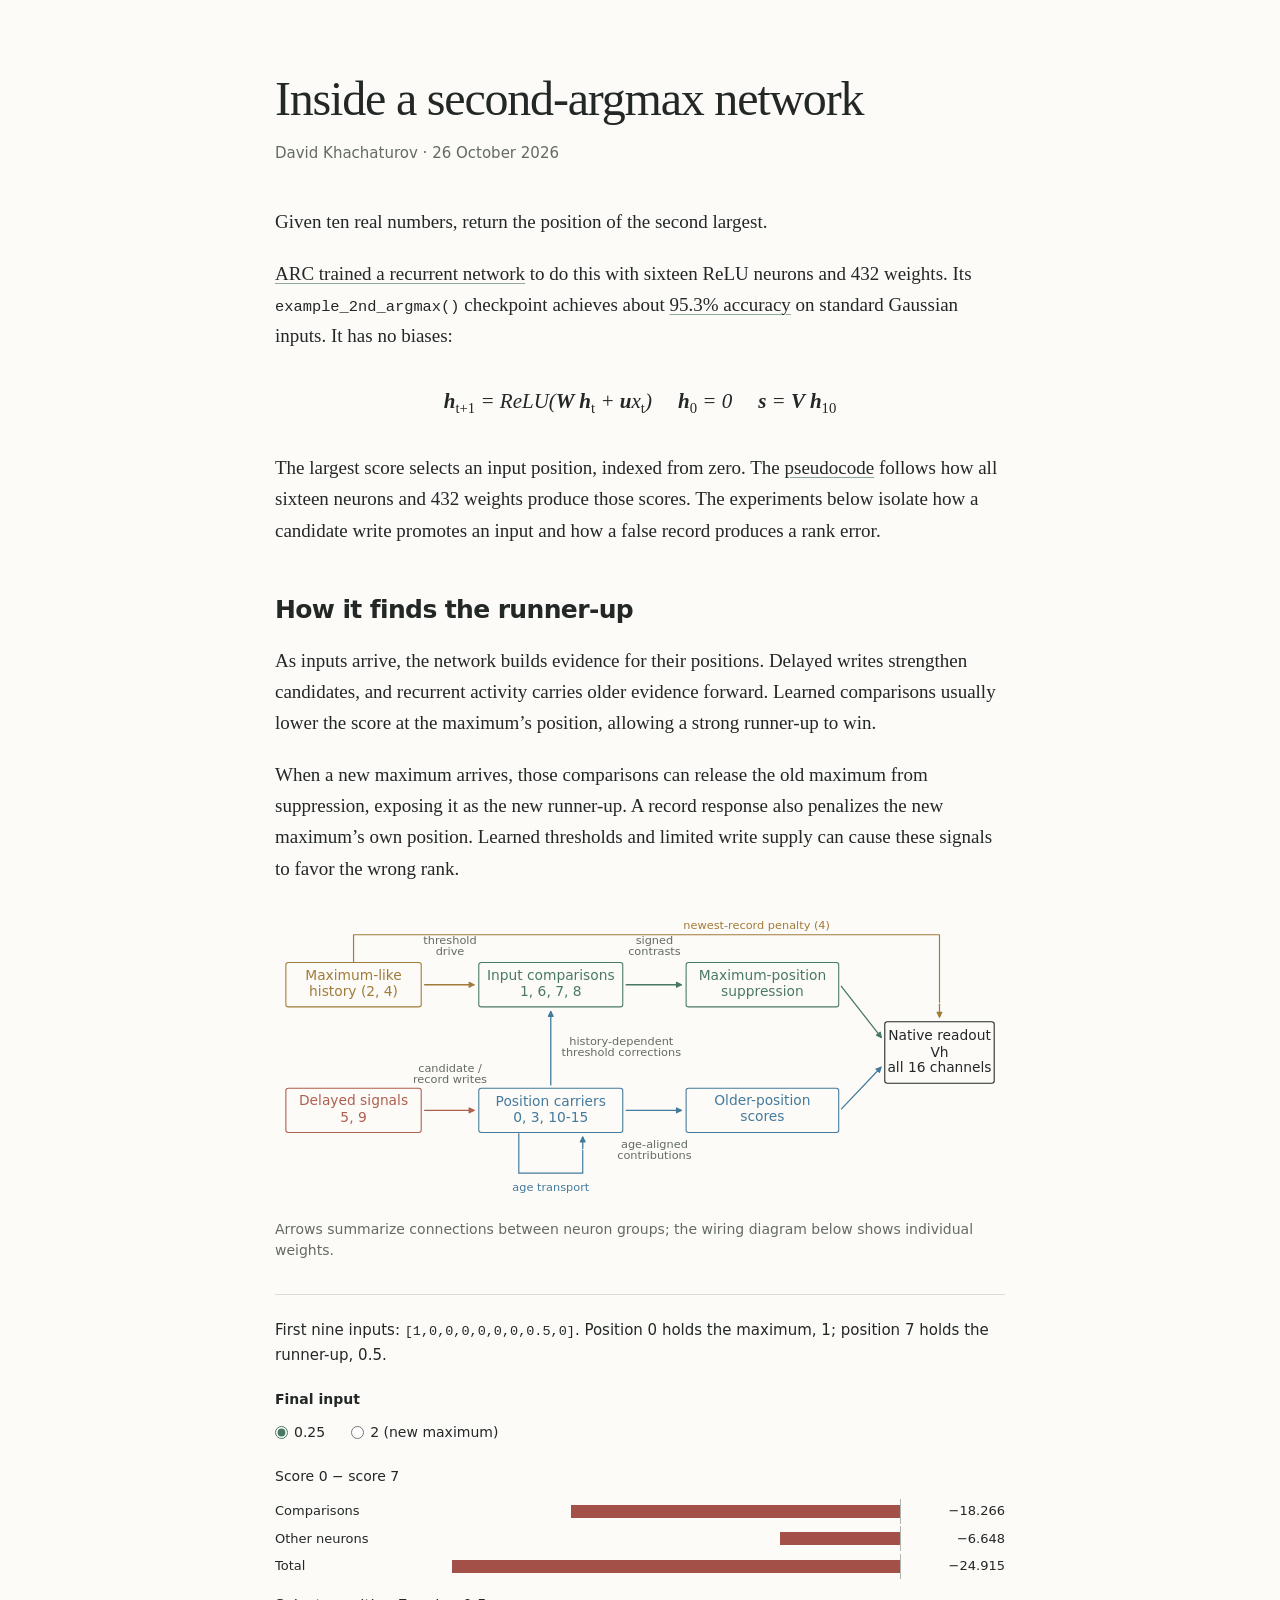
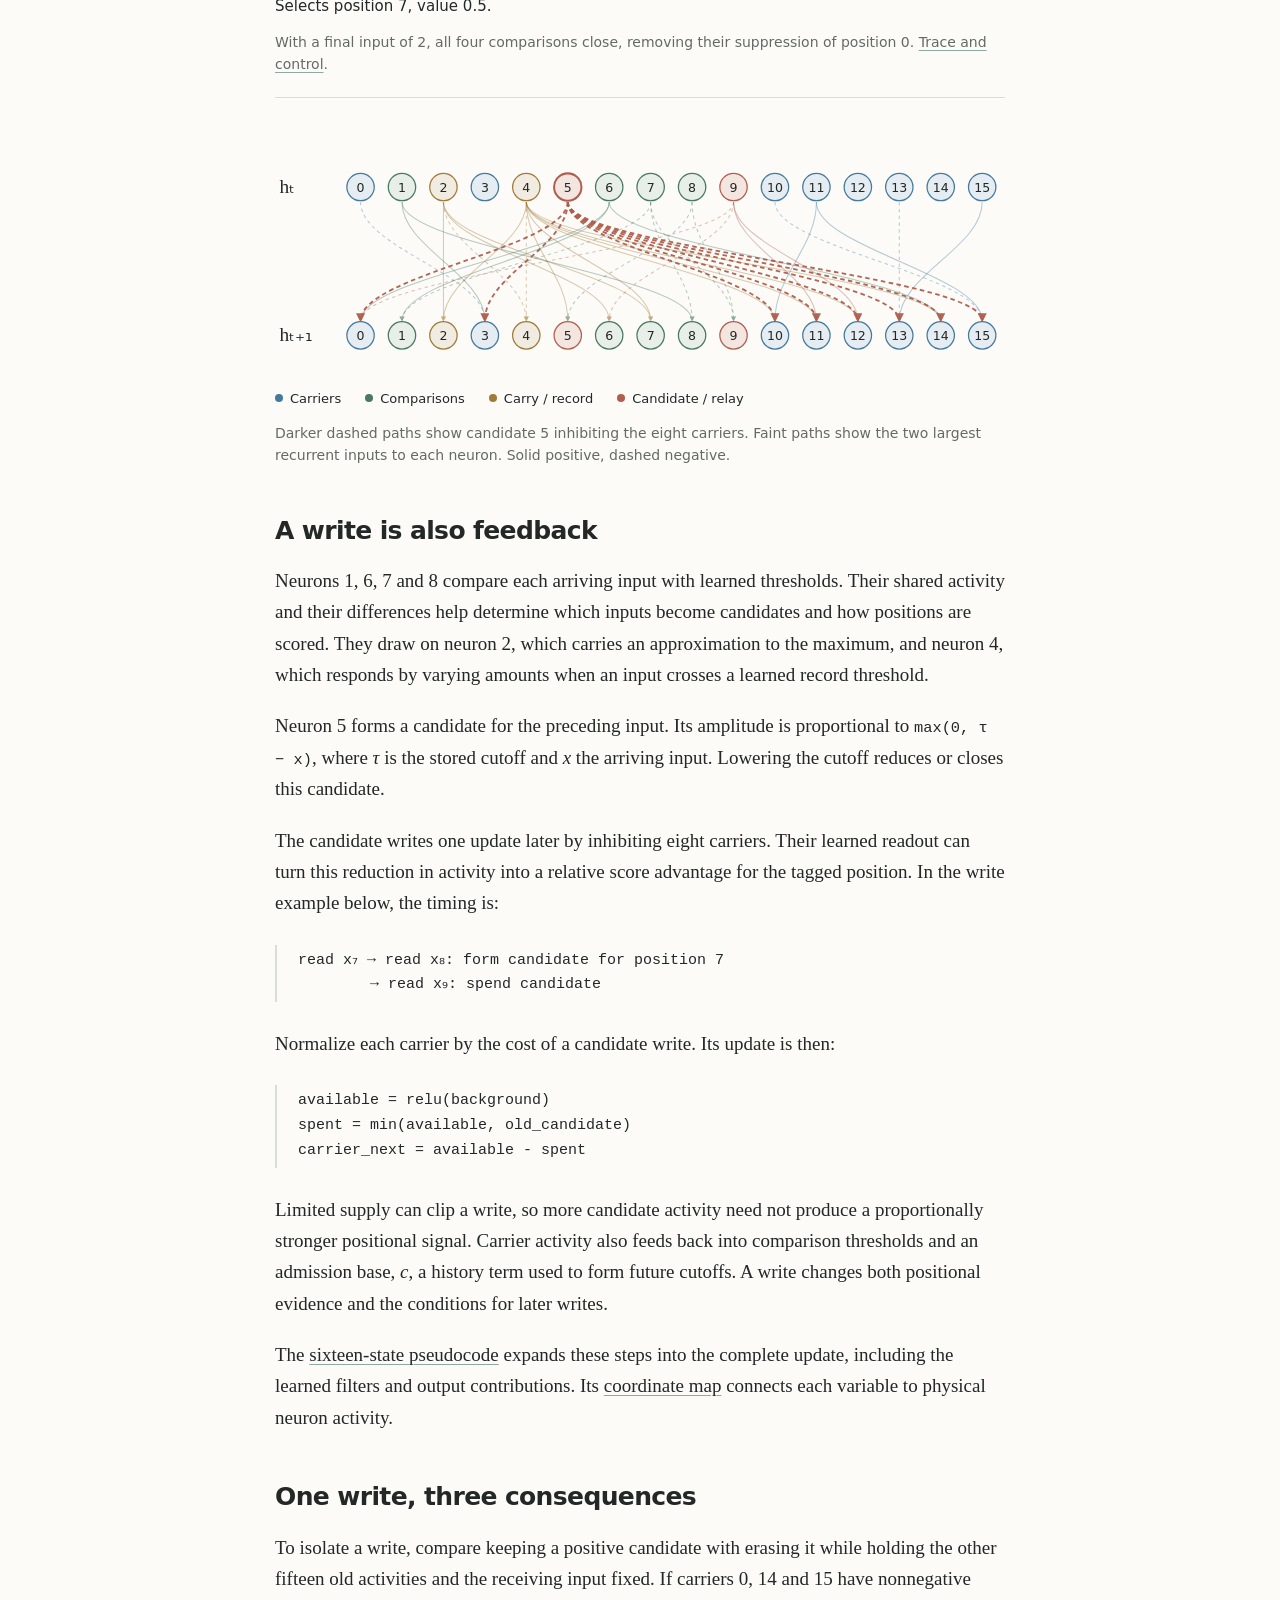
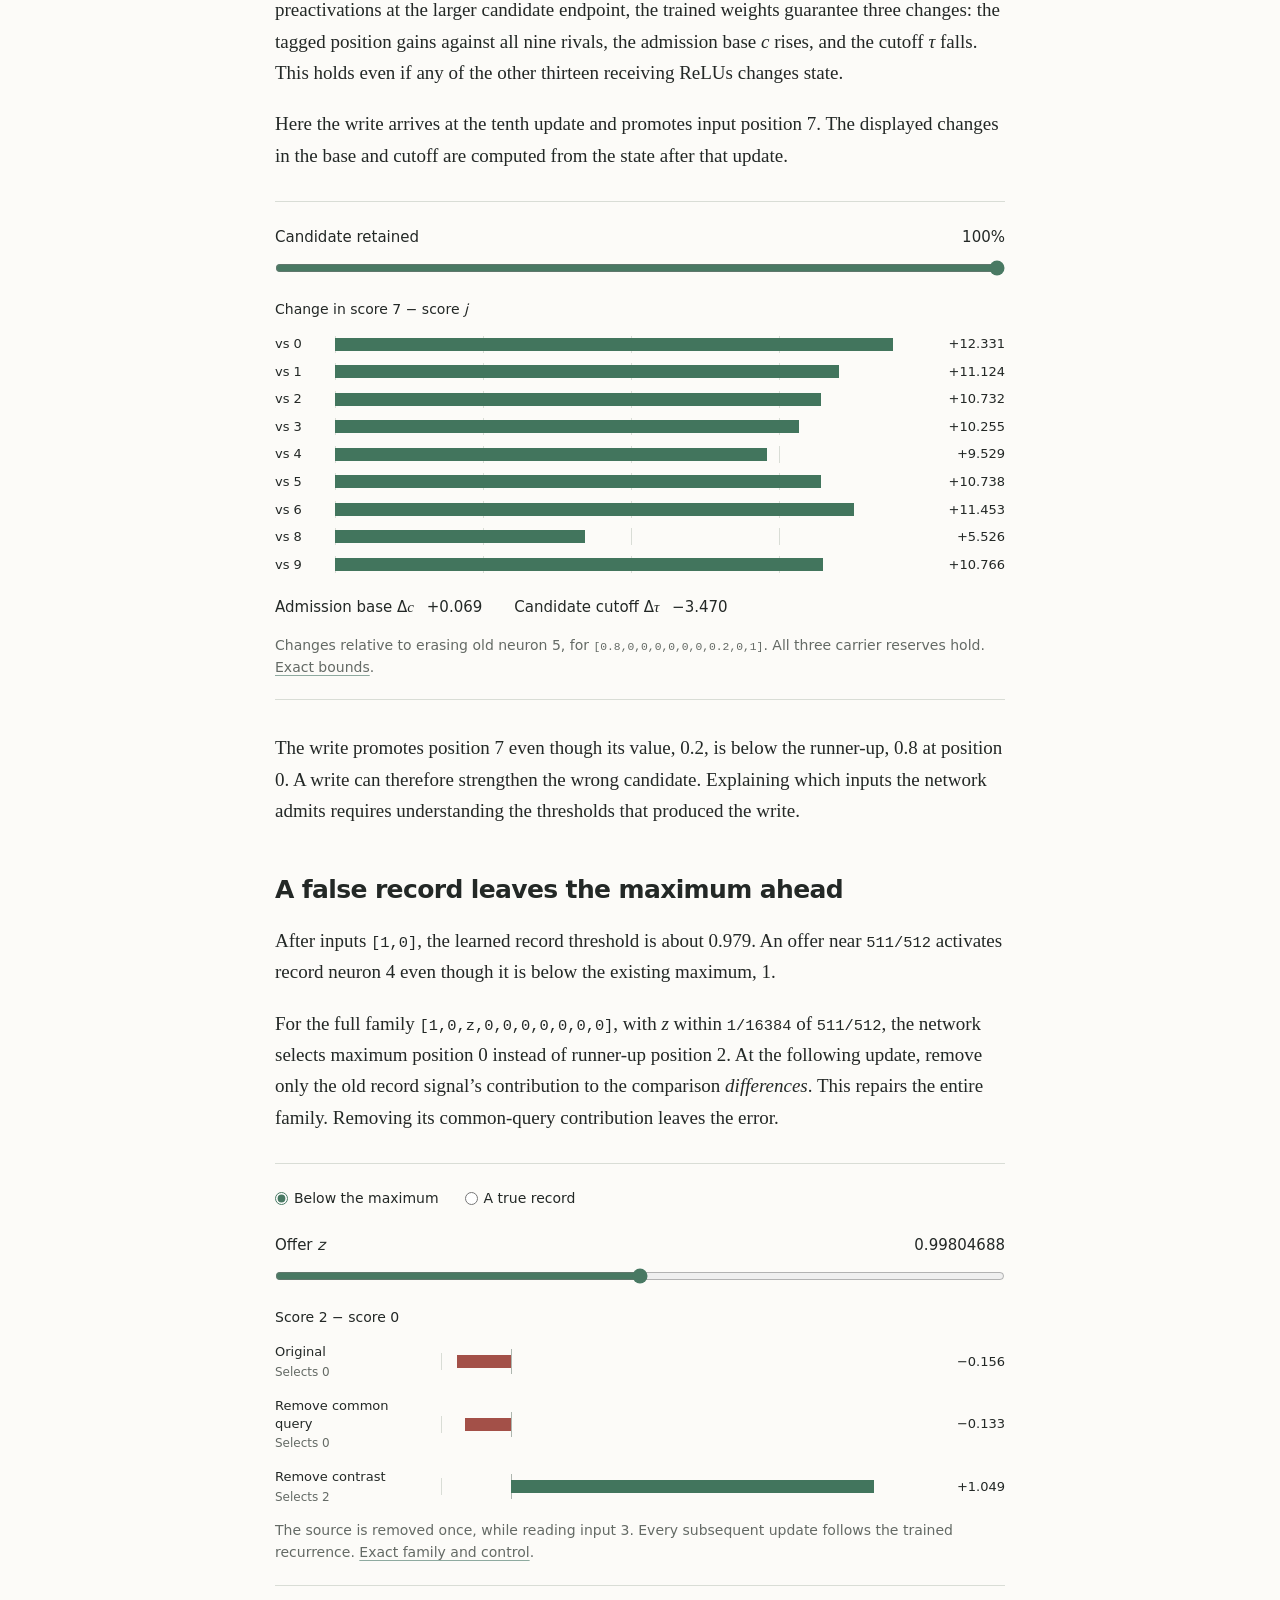
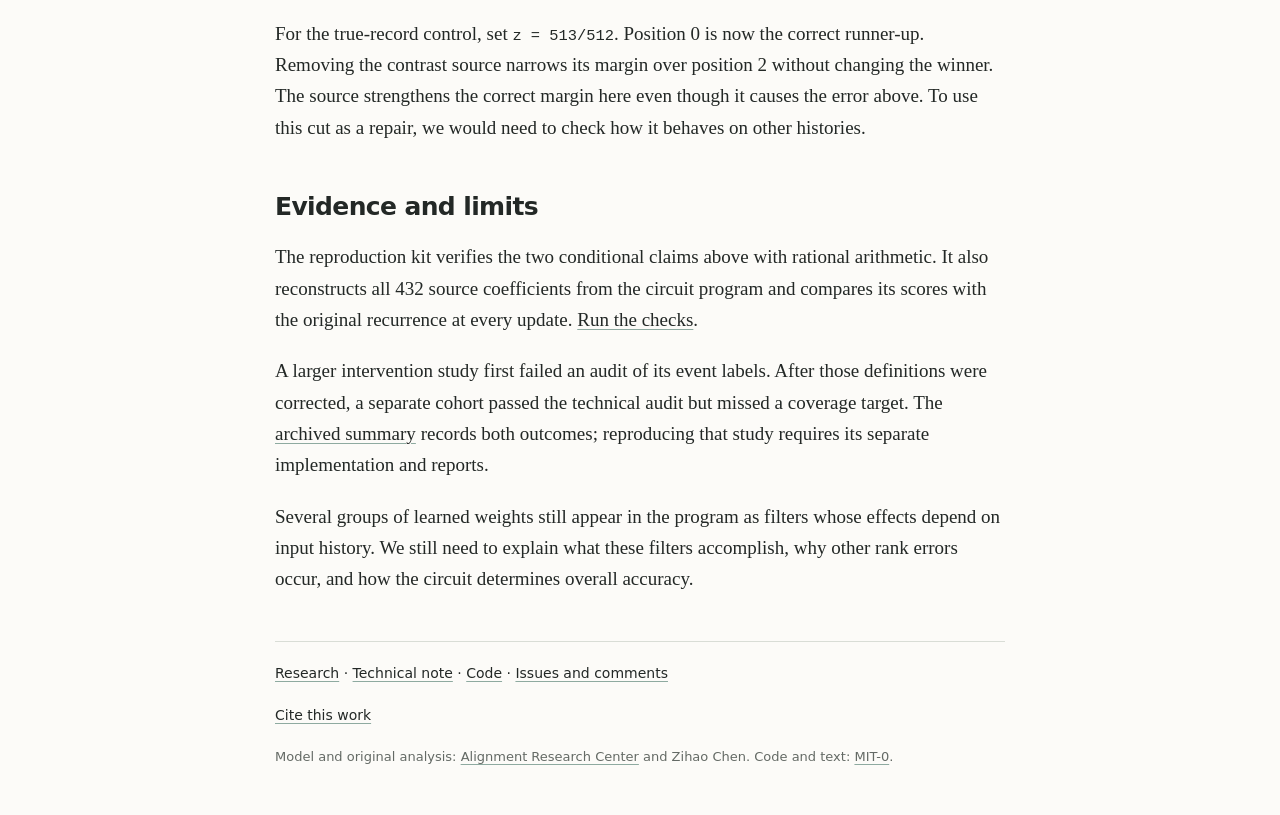
<file: index.html>
<!doctype html>
<html lang="en">
<head>
  <meta charset="utf-8">
  <meta name="viewport" content="width=device-width, initial-scale=1">
  <meta name="description" content="A circuit account of ARC's 432-parameter recurrent network, with two causal experiments and exact conditional proofs.">
  <title>Inside a second-argmax network</title>
  <link rel="canonical" href="https://egoistmachines.com/research/inside-second-argmax/">
  <meta name="author" content="David Khachaturov">
  <meta property="og:type" content="article">
  <meta property="og:title" content="Inside a second-argmax network">
  <meta property="og:description" content="A circuit account of ARC's 432-parameter recurrent network, with two causal experiments and exact conditional proofs.">
  <meta property="og:url" content="https://egoistmachines.com/research/inside-second-argmax/">
  <meta property="article:published_time" content="2026-10-26">
  <link rel="stylesheet" href="assets/style.css?v=4">
  <script type="module" src="assets/article.mjs?v=3"></script>
</head>
<body>
<main>
  <header>
    <h1>Inside a second-argmax network</h1>
    <p class="byline">David Khachaturov · <time datetime="2026-10-26">26 October 2026</time></p>
  </header>

  <p>Given ten real numbers, return the position of the second largest.</p>
  <p><a href="https://www.alignment.org/blog/algzoo-uninterpreted-models-with-fewer-than-1-500-parameters/">ARC trained a recurrent network</a> to do this with sixteen ReLU neurons and 432 weights. Its <code>example_2nd_argmax()</code> checkpoint achieves about <a href="technical.html#accuracy">95.3% accuracy</a> on standard Gaussian inputs. It has no biases:</p>
  <div class="equation" role="math" aria-label="h at t plus one equals ReLU of W h at t plus u x at t. Initial state zero. Scores equal V h after ten inputs.">
    <span><b>h</b><sub>t+1</sub> = ReLU(<b>W h</b><sub>t</sub> + <b>u</b>x<sub>t</sub>)</span>
    <span><b>h</b><sub>0</sub> = 0</span>
    <span><b>s</b> = <b>V h</b><sub>10</sub></span>
  </div>
  <p>The largest score selects an input position, indexed from zero. The <a href="pseudocode.html">pseudocode</a> follows how all sixteen neurons and 432 weights produce those scores. The experiments below isolate how a candidate write promotes an input and how a false record produces a rank error.</p>

  <h2 id="overview">How it finds the runner-up</h2>
  <p>As inputs arrive, the network builds evidence for their positions. Delayed writes strengthen candidates, and recurrent activity carries older evidence forward. Learned comparisons usually lower the score at the maximum’s position, allowing a strong runner-up to win.</p>
  <p>When a new maximum arrives, those comparisons can release the old maximum from suppression, exposing it as the new runner-up. A record response also penalizes the new maximum’s own position. Learned thresholds and limited write supply can cause these signals to favor the wrong rank.</p>

  <figure class="circuit-figure" id="circuit-overview">
    <img src="assets/circuit-overview.svg?v=1" width="741" height="294" alt="Functional routes through the circuit: maximum-like history drives comparisons, delayed signals feed position carriers, and both routes contribute to the output. Carrier history also feeds back into comparison thresholds.">
    <figcaption>Arrows summarize connections between neuron groups; the wiring diagram below shows individual weights.</figcaption>
  </figure>

  <figure class="experiment" id="successful-trace">
    <p class="trace-history">First nine inputs: <code>[1,0,0,0,0,0,0,0.5,0]</code>. Position 0 holds the maximum, 1; position 7 holds the runner-up, 0.5.</p>
    <fieldset class="case-picker">
      <legend>Final input</legend>
      <label><input type="radio" name="trace-case" value="low" checked>0.25</label>
      <label><input type="radio" name="trace-case" value="record">2 (new maximum)</label>
    </fieldset>
    <p class="chart-caption">Score 0 − score 7</p>
    <div id="trace-chart" class="bar-chart trace-chart" aria-label="Comparison, other-neuron and total contributions to score zero minus score seven"></div>
    <p class="trace-result"><output id="trace-selection" aria-live="polite"></output></p>
    <figcaption>With a final input of 2, all four comparisons close, removing their suppression of position 0. <a href="technical.html#record-switch">Trace and control</a>.</figcaption>
    <noscript><p>Final input 0.25 selects position 7; final input 2 selects position 0. Both are correct. <a href="results/successful-trace.json">Recorded scores</a>.</p></noscript>
  </figure>

  <figure class="circuit-figure">
    <img src="assets/recurrent.svg?v=2" width="640" height="220" alt="The sixteen neurons in native order at two consecutive updates. Dark dashed red paths show candidate neuron 5 inhibiting all eight carriers; faint paths show each neuron's two largest incoming recurrent weights.">
    <ul class="legend" aria-label="Neuron roles">
      <li><i class="carrier"></i>Carriers</li>
      <li><i class="comparison"></i>Comparisons</li>
      <li><i class="memory"></i>Carry / record</li>
      <li><i class="candidate"></i>Candidate / relay</li>
    </ul>
    <figcaption>Darker dashed paths show candidate 5 inhibiting the eight carriers. Faint paths show the two largest recurrent inputs to each neuron. Solid positive, dashed negative.</figcaption>
  </figure>

  <h2>A write is also feedback</h2>
  <p>Neurons 1, 6, 7 and 8 compare each arriving input with learned thresholds. Their shared activity and their differences help determine which inputs become candidates and how positions are scored. They draw on neuron 2, which carries an approximation to the maximum, and neuron 4, which responds by varying amounts when an input crosses a learned record threshold.</p>
  <p>Neuron 5 forms a candidate for the preceding input. Its amplitude is proportional to <code>max(0, τ − x)</code>, where <i>τ</i> is the stored cutoff and <i>x</i> the arriving input. Lowering the cutoff reduces or closes this candidate.</p>
  <p>The candidate writes one update later by inhibiting eight carriers. Their learned readout can turn this reduction in activity into a relative score advantage for the tagged position. In the write example below, the timing is:</p>
  <pre><code>read x₇ → read x₈: form candidate for position 7
        → read x₉: spend candidate</code></pre>

  <p>Normalize each carrier by the cost of a candidate write. Its update is then:</p>
  <pre><code>available = relu(background)
spent = min(available, old_candidate)
carrier_next = available - spent</code></pre>
  <p>Limited supply can clip a write, so more candidate activity need not produce a proportionally stronger positional signal. Carrier activity also feeds back into comparison thresholds and an admission base, <i>c</i>, a history term used to form future cutoffs. A write changes both positional evidence and the conditions for later writes.</p>
  <p>The <a href="pseudocode.html">sixteen-state pseudocode</a> expands these steps into the complete update, including the learned filters and output contributions. Its <a href="technical.html#coordinates">coordinate map</a> connects each variable to physical neuron activity.</p>

  <h2>One write, three consequences</h2>
  <p>To isolate a write, compare keeping a positive candidate with erasing it while holding the other fifteen old activities and the receiving input fixed. If carriers 0, 14 and 15 have nonnegative preactivations at the larger candidate endpoint, the trained weights guarantee three changes: the tagged position gains against all nine rivals, the admission base <i>c</i> rises, and the cutoff <i>τ</i> falls. This holds even if any of the other thirteen receiving ReLUs changes state.</p>
  <p>Here the write arrives at the tenth update and promotes input position 7. The displayed changes in the base and cutoff are computed from the state after that update.</p>

  <figure class="experiment" id="write-example">
    <div class="control-line">
      <label for="retention">Candidate retained</label>
      <output id="retention-value" for="retention">100%</output>
    </div>
    <input id="retention" type="range" min="0" max="100" value="100" step="1">
    <p class="chart-caption">Change in score 7 − score <i>j</i></p>
    <div id="write-chart" class="bar-chart" aria-label="Changes in row seven's margin against all nine other outputs"></div>
    <p class="field-readings"><span>Admission base Δ<i>c</i> <output id="base-change"></output></span><span>Candidate cutoff Δ<i>τ</i> <output id="cutoff-change"></output></span></p>
    <figcaption>Changes relative to erasing old neuron 5, for <code>[0.8,0,0,0,0,0,0,0.2,0,1]</code>. All three carrier reserves hold. <a href="technical.html#write-law">Exact bounds</a>.</figcaption>
    <noscript><p>The proof and fixed examples are available in the reproduction kit. JavaScript enables the controls.</p></noscript>
  </figure>

  <p>The write promotes position 7 even though its value, 0.2, is below the runner-up, 0.8 at position 0. A write can therefore strengthen the wrong candidate. Explaining which inputs the network admits requires understanding the thresholds that produced the write.</p>

  <h2>A false record leaves the maximum ahead</h2>
  <p>After inputs <code>[1,0]</code>, the learned record threshold is about 0.979. An offer near <code>511/512</code> activates record neuron 4 even though it is below the existing maximum, 1.</p>
  <p>For the full family <code>[1,0,z,0,0,0,0,0,0,0]</code>, with <i>z</i> within <code>1/16384</code> of <code>511/512</code>, the network selects maximum position 0 instead of runner-up position 2. At the following update, remove only the old record signal’s contribution to the comparison <em>differences</em>. This repairs the entire family. Removing its common-query contribution leaves the error.</p>

  <figure class="experiment" id="record-example">
    <fieldset class="case-picker">
      <legend class="visually-hidden">Offer type</legend>
      <label><input type="radio" name="offer-case" value="false" checked>Below the maximum</label>
      <label><input type="radio" name="offer-case" value="true">A true record</label>
    </fieldset>
    <div class="control-line">
      <label for="offer">Offer <i>z</i></label>
      <output id="offer-value" for="offer">0.99804688</output>
    </div>
    <input id="offer" type="range" min="-1" max="1" value="0" step="0.01">
    <p class="chart-caption" id="record-margin-label">Score 2 − score 0</p>
    <div id="record-chart" class="bar-chart policy-chart" aria-label="Original, common-query-cut and contrast-cut outcomes"></div>
    <figcaption>The source is removed once, while reading input 3. Every subsequent update follows the trained recurrence. <a href="technical.html#false-record">Exact family and control</a>.</figcaption>
  </figure>

  <p>For the true-record control, set <code>z = 513/512</code>. Position 0 is now the correct runner-up. Removing the contrast source narrows its margin over position 2 without changing the winner. The source strengthens the correct margin here even though it causes the error above. To use this cut as a repair, we would need to check how it behaves on other histories.</p>

  <h2>Evidence and limits</h2>
  <p>The reproduction kit verifies the two conditional claims above with rational arithmetic. It also reconstructs all 432 source coefficients from the circuit program and compares its scores with the original recurrence at every update. <a href="technical.html#reproduce">Run the checks</a>.</p>
  <p>A larger intervention study first failed an audit of its event labels. After those definitions were corrected, a separate cohort passed the technical audit but missed a coverage target. The <a href="technical.html#validation">archived summary</a> records both outcomes; reproducing that study requires its separate implementation and reports.</p>
  <p>Several groups of learned weights still appear in the program as filters whose effects depend on input history. We still need to explain what these filters accomplish, why other rank errors occur, and how the circuit determines overall accuracy.</p>

  <footer>
    <p><a href="../">Research</a> · <a href="technical.html">Technical note</a> · <a href="https://github.com/Egoist-Machines/inside-second-argmax">Code</a> · <a href="https://github.com/Egoist-Machines/inside-second-argmax/issues">Issues and comments</a></p>
    <details class="citation" id="citation">
      <summary>Cite this work</summary>
      <pre id="citation-text"><code>@misc{khachaturov2026secondargmax,
  author = {Khachaturov, David},
  title = {Inside a second-argmax network},
  year = {2026},
  date = {2026-10-26},
  howpublished = {Code and research note},
  url = {https://egoistmachines.com/research/inside-second-argmax/}
}</code></pre>
      <button id="copy-citation" type="button">Copy BibTeX</button>
      <a href="CITATION.bib" download>Download</a>
      <span id="citation-status" role="status"></span>
    </details>
    <p class="source-note">Model and original analysis: <a href="https://github.com/alignment-research-center/alg-zoo">Alignment Research Center</a> and Zihao Chen. Code and text: <a href="LICENSE">MIT-0</a>.</p>
  </footer>
</main>
</body>
</html>
</file>
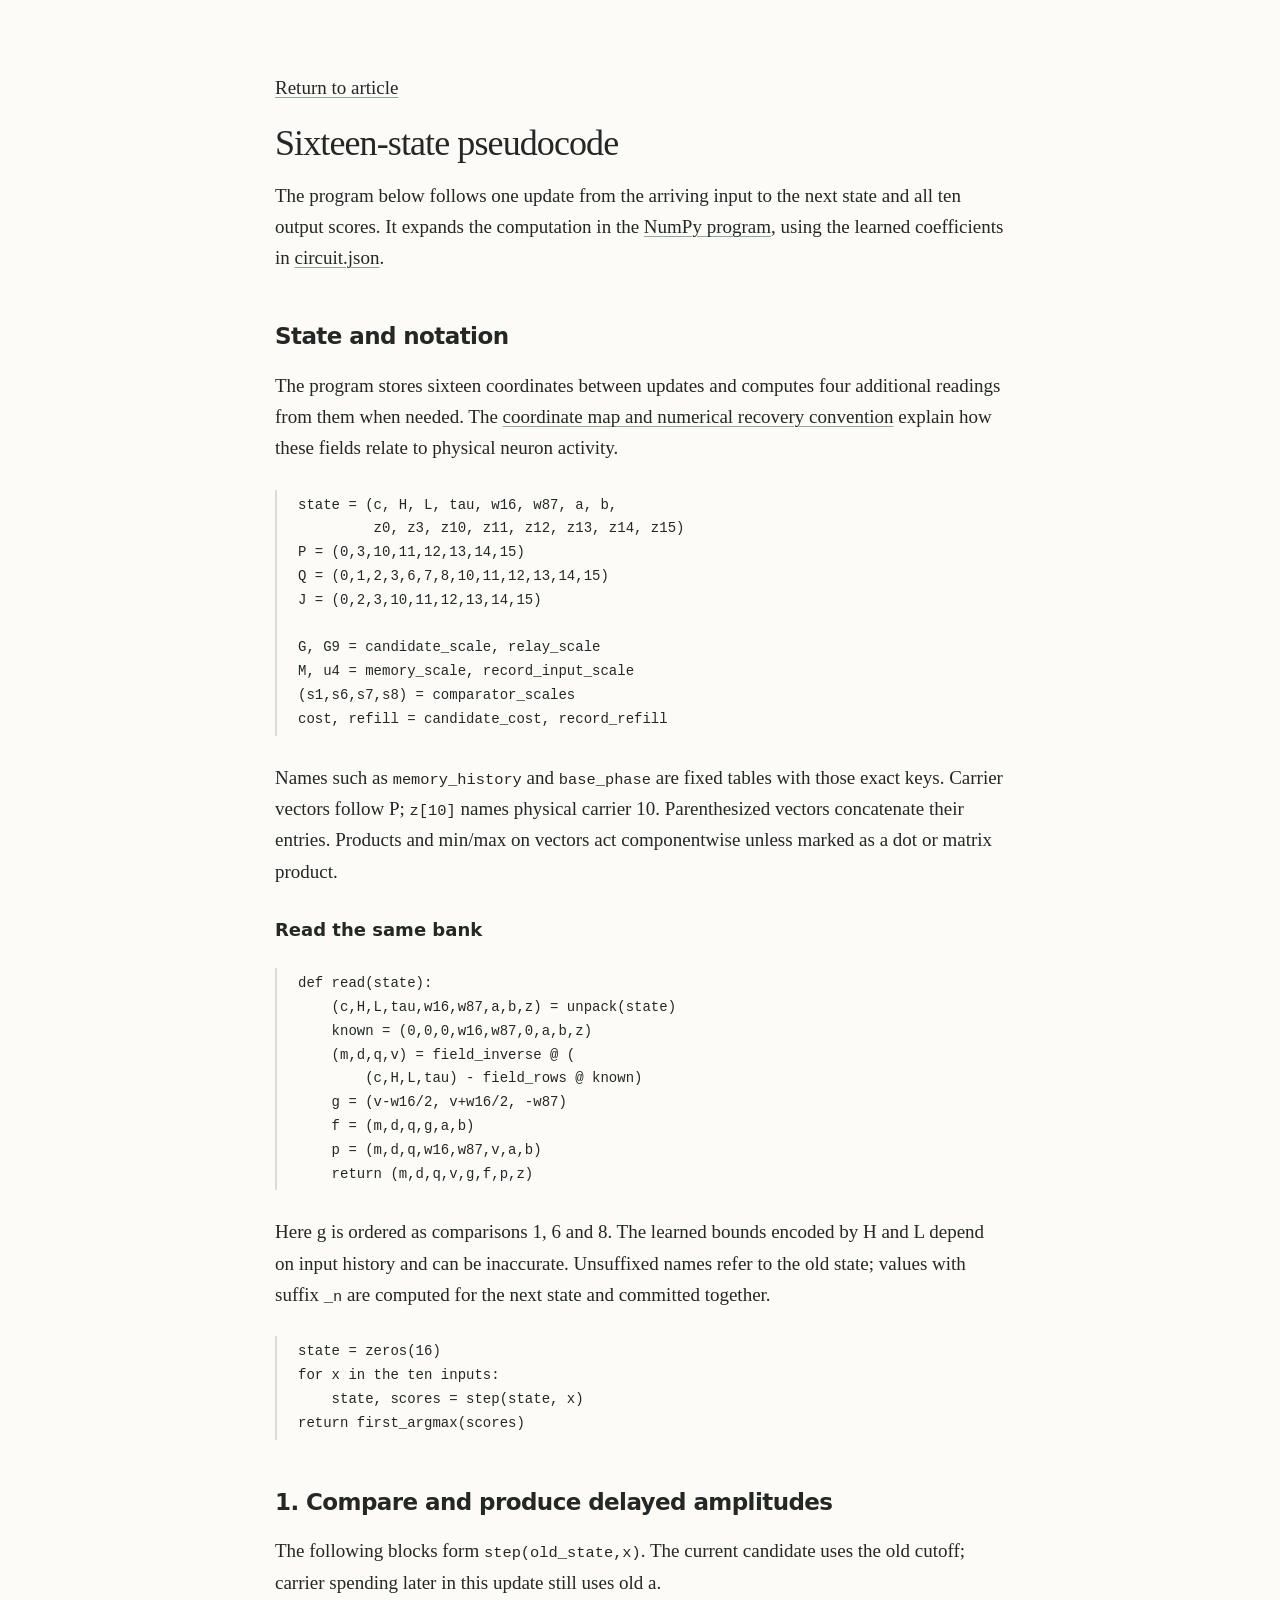
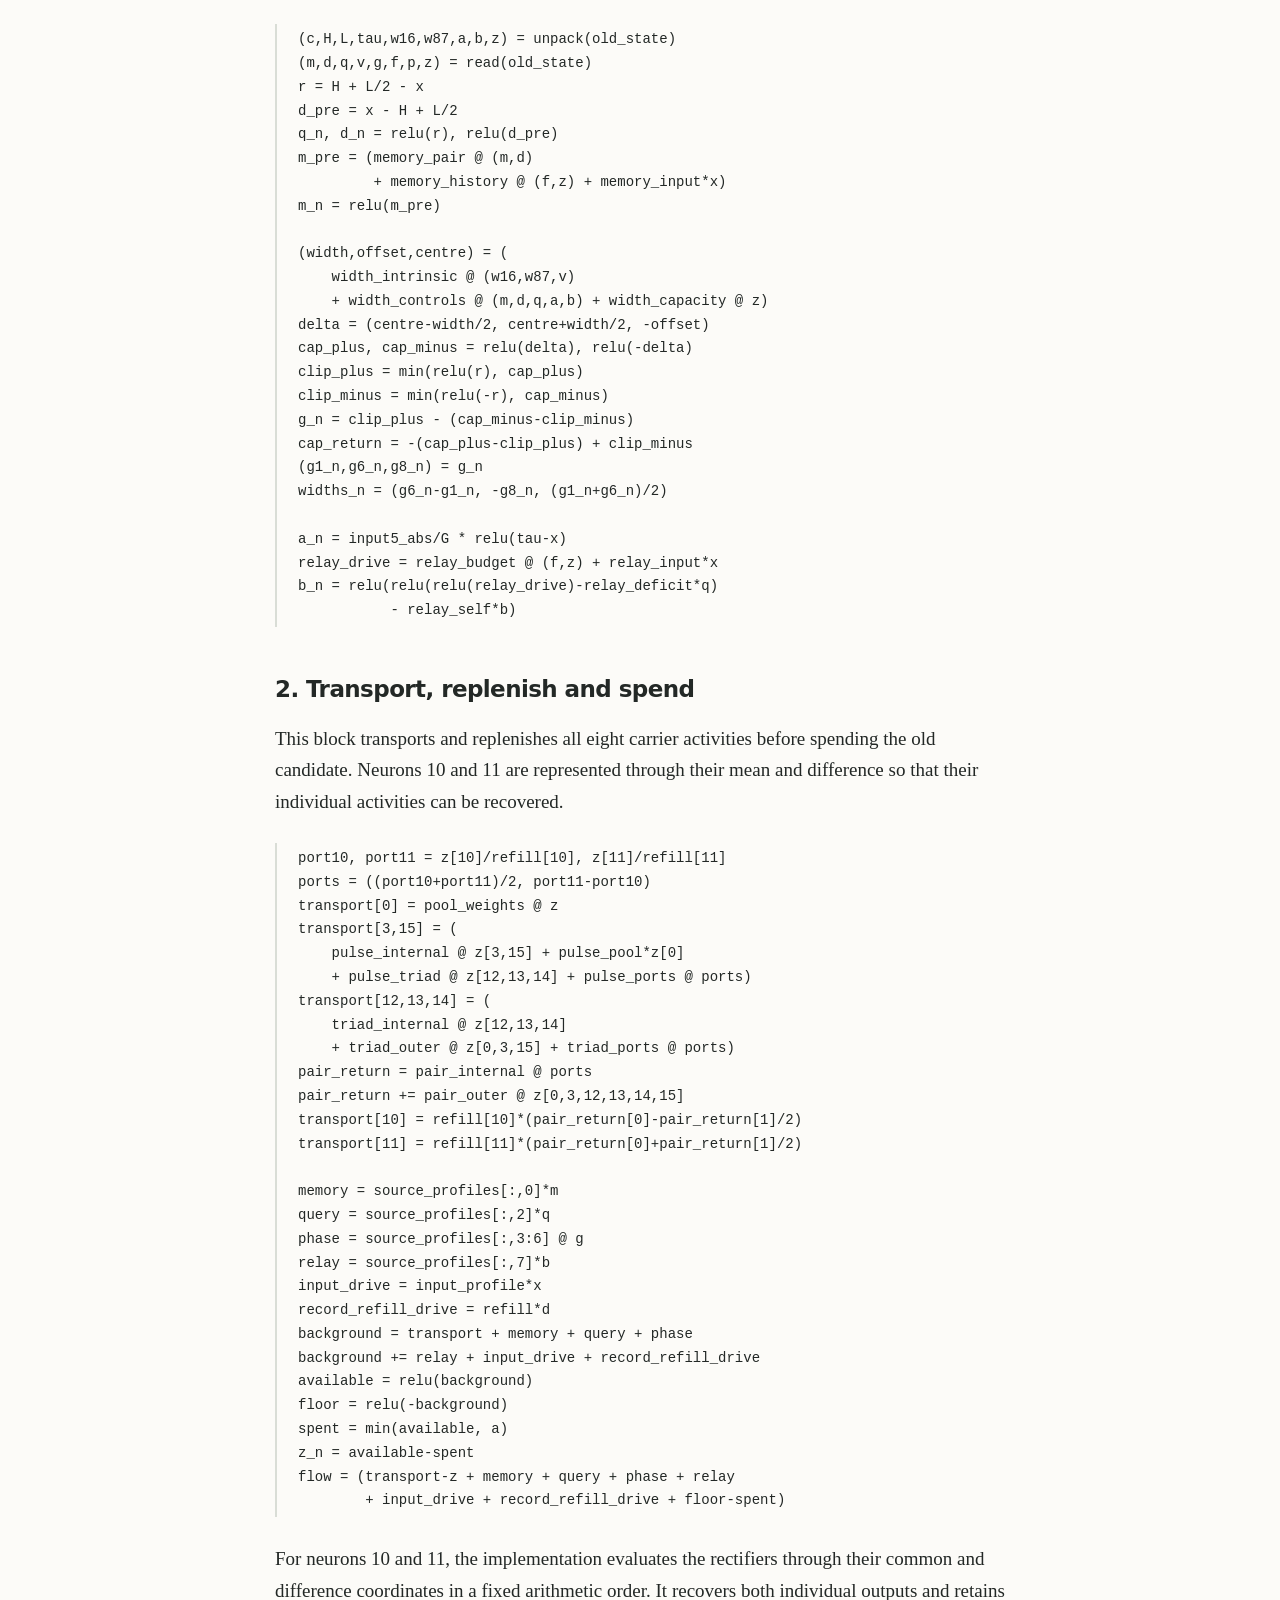
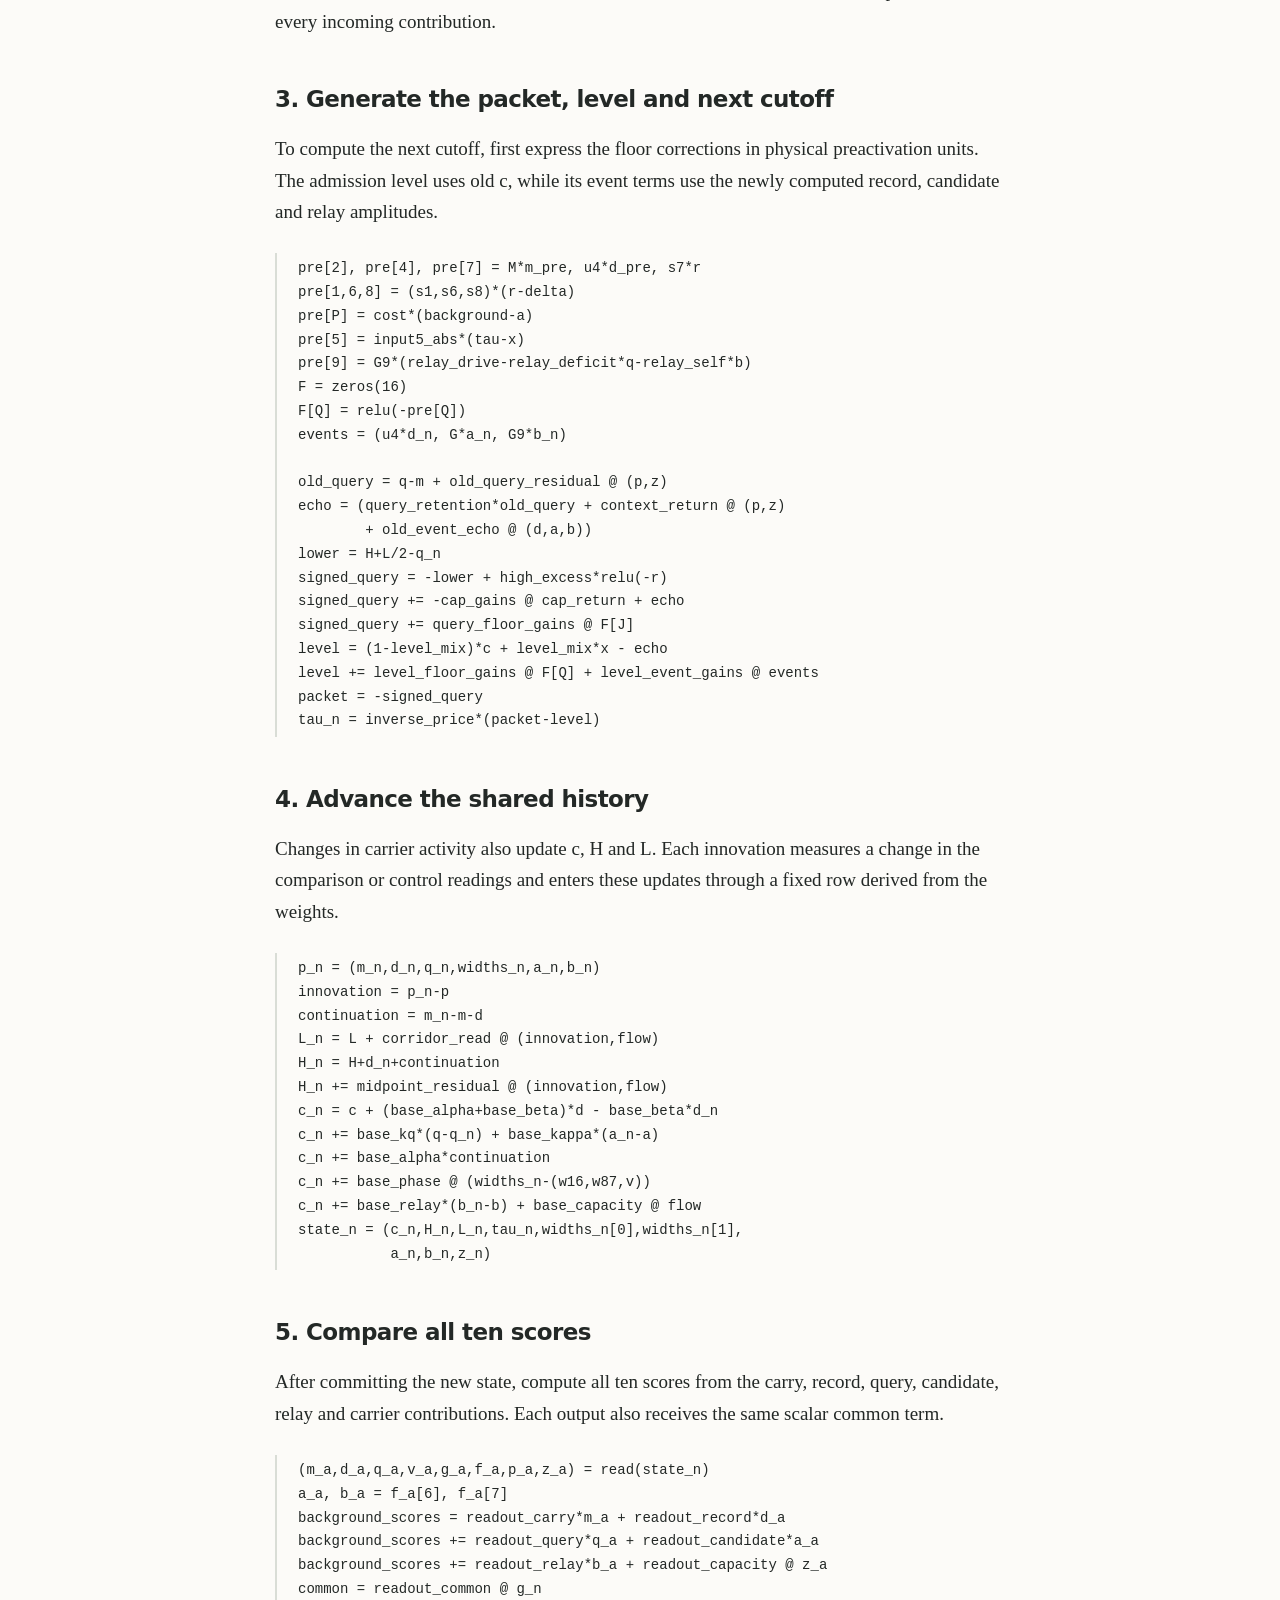
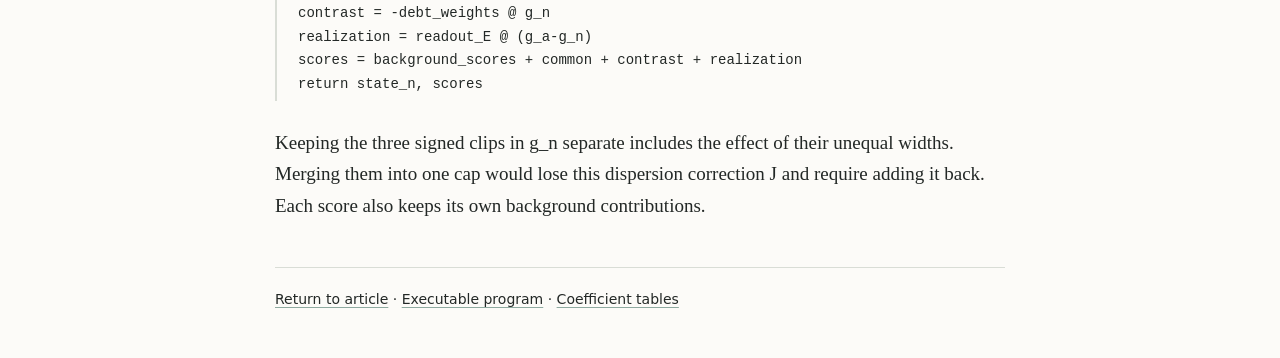
<file: pseudocode.html>
<!doctype html>
<html lang="en">
<head>
  <meta charset="utf-8">
  <meta name="viewport" content="width=device-width, initial-scale=1">
  <meta name="description" content="The full sixteen-state update: comparison, delayed writes, carrier history, admission and all ten scores.">
  <title>Sixteen-state pseudocode</title>
  <link rel="canonical" href="https://egoistmachines.com/research/inside-second-argmax/pseudocode.html">
  <meta name="author" content="David Khachaturov">
  <meta property="og:type" content="article">
  <meta property="og:title" content="Sixteen-state pseudocode">
  <meta property="og:description" content="The full sixteen-state update: comparison, delayed writes, carrier history, admission and all ten scores.">
  <meta property="og:url" content="https://egoistmachines.com/research/inside-second-argmax/pseudocode.html">
  <meta property="article:published_time" content="2026-10-26">
  <link rel="stylesheet" href="assets/style.css?v=4">
</head>
<body>
<main class="technical pseudocode">
  <p><a href="index.html">Return to article</a></p>
  <h1>Sixteen-state pseudocode</h1>
  <p>The program below follows one update from the arriving input to the next state and all ten output scores. It expands the computation in the <a href="reproduce/circuit.py">NumPy program</a>, using the learned coefficients in <a href="results/circuit.json">circuit.json</a>.</p>

  <h2 id="state">State and notation</h2>
  <p>The program stores sixteen coordinates between updates and computes four additional readings from them when needed. The <a href="technical.html#coordinates">coordinate map and numerical recovery convention</a> explain how these fields relate to physical neuron activity.</p>
  <pre><code>state = (c, H, L, tau, w16, w87, a, b,
         z0, z3, z10, z11, z12, z13, z14, z15)
P = (0,3,10,11,12,13,14,15)
Q = (0,1,2,3,6,7,8,10,11,12,13,14,15)
J = (0,2,3,10,11,12,13,14,15)

G, G9 = candidate_scale, relay_scale
M, u4 = memory_scale, record_input_scale
(s1,s6,s7,s8) = comparator_scales
cost, refill = candidate_cost, record_refill</code></pre>
  <p>Names such as <code>memory_history</code> and <code>base_phase</code> are fixed tables with those exact keys. Carrier vectors follow P; <code>z[10]</code> names physical carrier 10. Parenthesized vectors concatenate their entries. Products and min/max on vectors act componentwise unless marked as a dot or matrix product.</p>

  <h3 id="reading">Read the same bank</h3>
  <pre><code>def read(state):
    (c,H,L,tau,w16,w87,a,b,z) = unpack(state)
    known = (0,0,0,w16,w87,0,a,b,z)
    (m,d,q,v) = field_inverse @ (
        (c,H,L,tau) - field_rows @ known)
    g = (v-w16/2, v+w16/2, -w87)
    f = (m,d,q,g,a,b)
    p = (m,d,q,w16,w87,v,a,b)
    return (m,d,q,v,g,f,p,z)</code></pre>
  <p>Here g is ordered as comparisons 1, 6 and 8. The learned bounds encoded by H and L depend on input history and can be inaccurate. Unsuffixed names refer to the old state; values with suffix <code>_n</code> are computed for the next state and committed together.</p>
  <pre><code>state = zeros(16)
for x in the ten inputs:
    state, scores = step(state, x)
return first_argmax(scores)</code></pre>

  <h2 id="compare">1. Compare and produce delayed amplitudes</h2>
  <p>The following blocks form <code>step(old_state,x)</code>. The current candidate uses the old cutoff; carrier spending later in this update still uses old a.</p>
  <pre><code>(c,H,L,tau,w16,w87,a,b,z) = unpack(old_state)
(m,d,q,v,g,f,p,z) = read(old_state)
r = H + L/2 - x
d_pre = x - H + L/2
q_n, d_n = relu(r), relu(d_pre)
m_pre = (memory_pair @ (m,d)
         + memory_history @ (f,z) + memory_input*x)
m_n = relu(m_pre)

(width,offset,centre) = (
    width_intrinsic @ (w16,w87,v)
    + width_controls @ (m,d,q,a,b) + width_capacity @ z)
delta = (centre-width/2, centre+width/2, -offset)
cap_plus, cap_minus = relu(delta), relu(-delta)
clip_plus = min(relu(r), cap_plus)
clip_minus = min(relu(-r), cap_minus)
g_n = clip_plus - (cap_minus-clip_minus)
cap_return = -(cap_plus-clip_plus) + clip_minus
(g1_n,g6_n,g8_n) = g_n
widths_n = (g6_n-g1_n, -g8_n, (g1_n+g6_n)/2)

a_n = input5_abs/G * relu(tau-x)
relay_drive = relay_budget @ (f,z) + relay_input*x
b_n = relu(relu(relu(relay_drive)-relay_deficit*q)
           - relay_self*b)</code></pre>

  <h2 id="carriers">2. Transport, replenish and spend</h2>
  <p>This block transports and replenishes all eight carrier activities before spending the old candidate. Neurons 10 and 11 are represented through their mean and difference so that their individual activities can be recovered.</p>
  <pre><code>port10, port11 = z[10]/refill[10], z[11]/refill[11]
ports = ((port10+port11)/2, port11-port10)
transport[0] = pool_weights @ z
transport[3,15] = (
    pulse_internal @ z[3,15] + pulse_pool*z[0]
    + pulse_triad @ z[12,13,14] + pulse_ports @ ports)
transport[12,13,14] = (
    triad_internal @ z[12,13,14]
    + triad_outer @ z[0,3,15] + triad_ports @ ports)
pair_return = pair_internal @ ports
pair_return += pair_outer @ z[0,3,12,13,14,15]
transport[10] = refill[10]*(pair_return[0]-pair_return[1]/2)
transport[11] = refill[11]*(pair_return[0]+pair_return[1]/2)

memory = source_profiles[:,0]*m
query = source_profiles[:,2]*q
phase = source_profiles[:,3:6] @ g
relay = source_profiles[:,7]*b
input_drive = input_profile*x
record_refill_drive = refill*d
background = transport + memory + query + phase
background += relay + input_drive + record_refill_drive
available = relu(background)
floor = relu(-background)
spent = min(available, a)
z_n = available-spent
flow = (transport-z + memory + query + phase + relay
        + input_drive + record_refill_drive + floor-spent)</code></pre>
  <p>For neurons 10 and 11, the implementation evaluates the rectifiers through their common and difference coordinates in a fixed arithmetic order. It recovers both individual outputs and retains every incoming contribution.</p>

  <h2 id="admission">3. Generate the packet, level and next cutoff</h2>
  <p>To compute the next cutoff, first express the floor corrections in physical preactivation units. The admission level uses old c, while its event terms use the newly computed record, candidate and relay amplitudes.</p>
  <pre><code>pre[2], pre[4], pre[7] = M*m_pre, u4*d_pre, s7*r
pre[1,6,8] = (s1,s6,s8)*(r-delta)
pre[P] = cost*(background-a)
pre[5] = input5_abs*(tau-x)
pre[9] = G9*(relay_drive-relay_deficit*q-relay_self*b)
F = zeros(16)
F[Q] = relu(-pre[Q])
events = (u4*d_n, G*a_n, G9*b_n)

old_query = q-m + old_query_residual @ (p,z)
echo = (query_retention*old_query + context_return @ (p,z)
        + old_event_echo @ (d,a,b))
lower = H+L/2-q_n
signed_query = -lower + high_excess*relu(-r)
signed_query += -cap_gains @ cap_return + echo
signed_query += query_floor_gains @ F[J]
level = (1-level_mix)*c + level_mix*x - echo
level += level_floor_gains @ F[Q] + level_event_gains @ events
packet = -signed_query
tau_n = inverse_price*(packet-level)</code></pre>

  <h2 id="history">4. Advance the shared history</h2>
  <p>Changes in carrier activity also update c, H and L. Each innovation measures a change in the comparison or control readings and enters these updates through a fixed row derived from the weights.</p>
  <pre><code>p_n = (m_n,d_n,q_n,widths_n,a_n,b_n)
innovation = p_n-p
continuation = m_n-m-d
L_n = L + corridor_read @ (innovation,flow)
H_n = H+d_n+continuation
H_n += midpoint_residual @ (innovation,flow)
c_n = c + (base_alpha+base_beta)*d - base_beta*d_n
c_n += base_kq*(q-q_n) + base_kappa*(a_n-a)
c_n += base_alpha*continuation
c_n += base_phase @ (widths_n-(w16,w87,v))
c_n += base_relay*(b_n-b) + base_capacity @ flow
state_n = (c_n,H_n,L_n,tau_n,widths_n[0],widths_n[1],
           a_n,b_n,z_n)</code></pre>

  <h2 id="head">5. Compare all ten scores</h2>
  <p>After committing the new state, compute all ten scores from the carry, record, query, candidate, relay and carrier contributions. Each output also receives the same scalar common term.</p>
  <pre><code>(m_a,d_a,q_a,v_a,g_a,f_a,p_a,z_a) = read(state_n)
a_a, b_a = f_a[6], f_a[7]
background_scores = readout_carry*m_a + readout_record*d_a
background_scores += readout_query*q_a + readout_candidate*a_a
background_scores += readout_relay*b_a + readout_capacity @ z_a
common = readout_common @ g_n
contrast = -debt_weights @ g_n
realization = readout_E @ (g_a-g_n)
scores = background_scores + common + contrast + realization
return state_n, scores</code></pre>
  <p>Keeping the three signed clips in g_n separate includes the effect of their unequal widths. Merging them into one cap would lose this dispersion correction J and require adding it back. Each score also keeps its own background contributions.</p>

  <footer><p><a href="index.html">Return to article</a> · <a href="reproduce/circuit.py">Executable program</a> · <a href="results/circuit.json">Coefficient tables</a></p></footer>
</main>
</body>
</html>
</file>
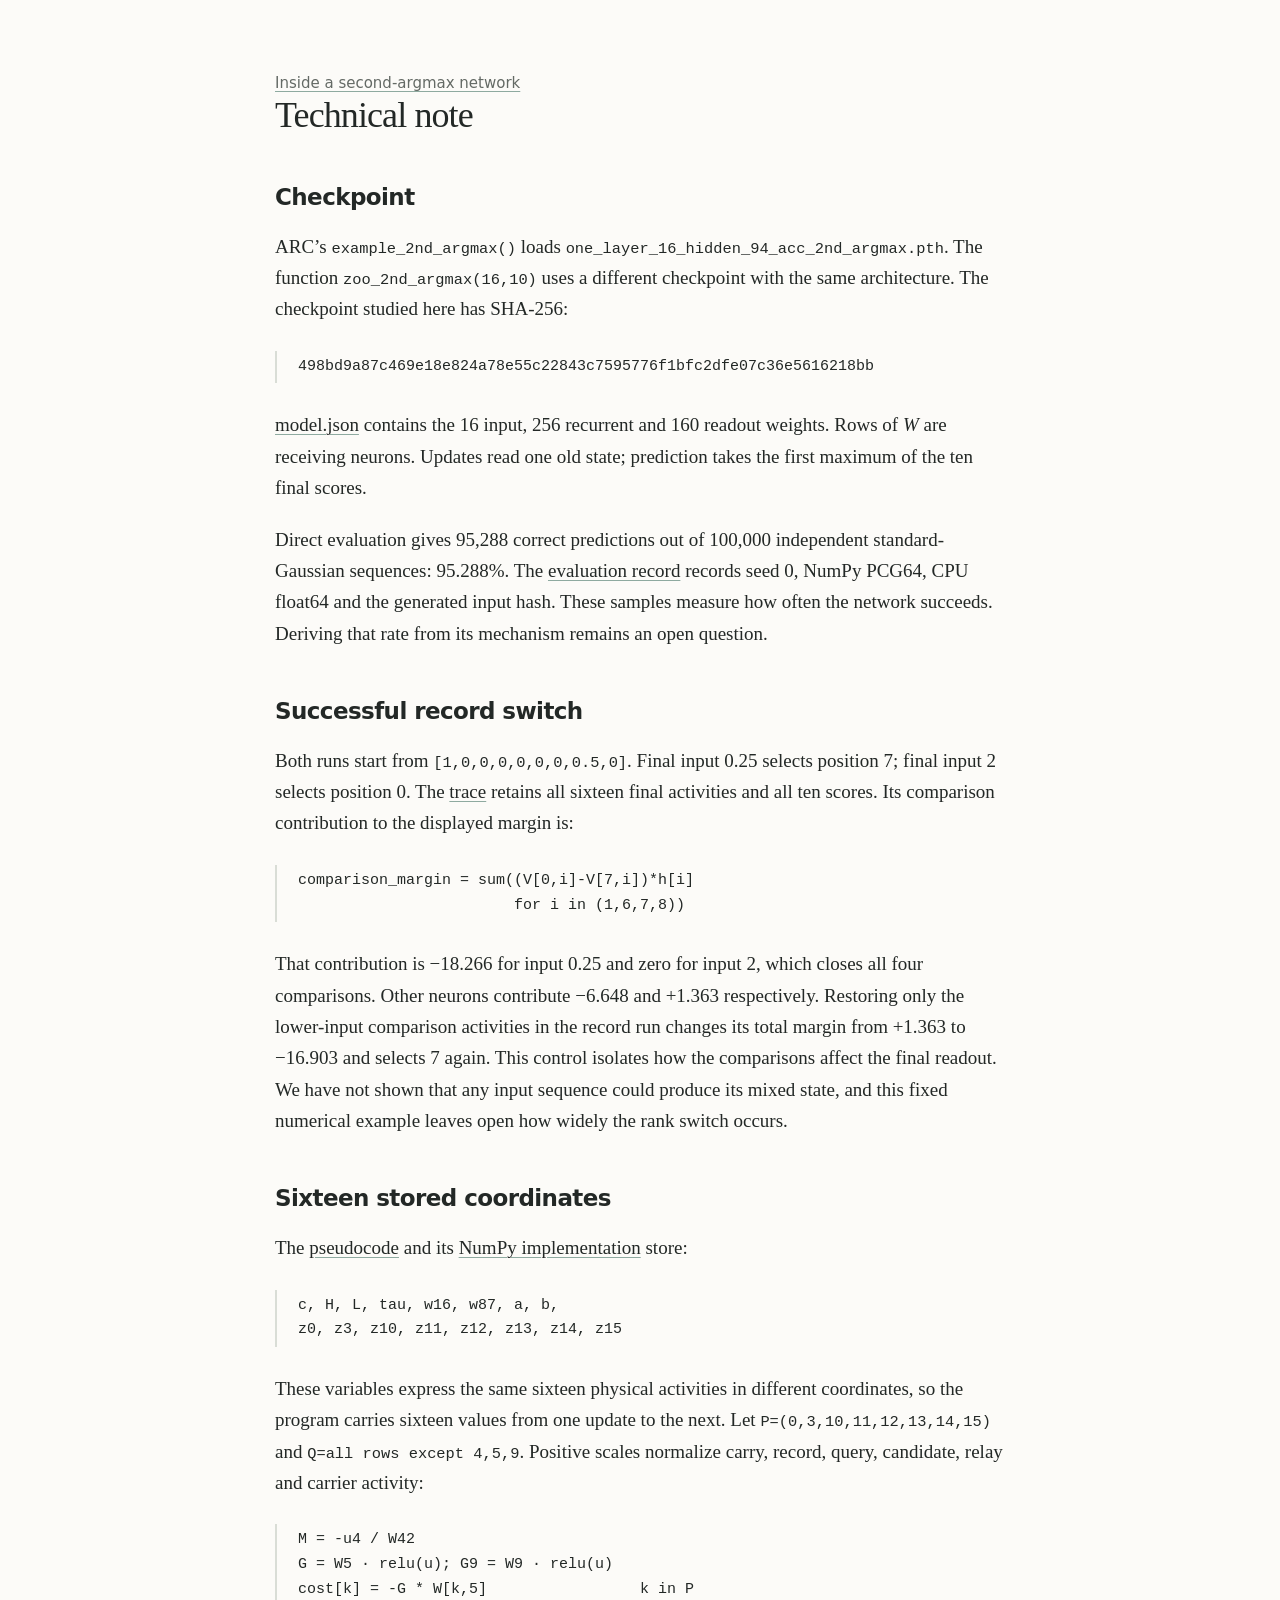
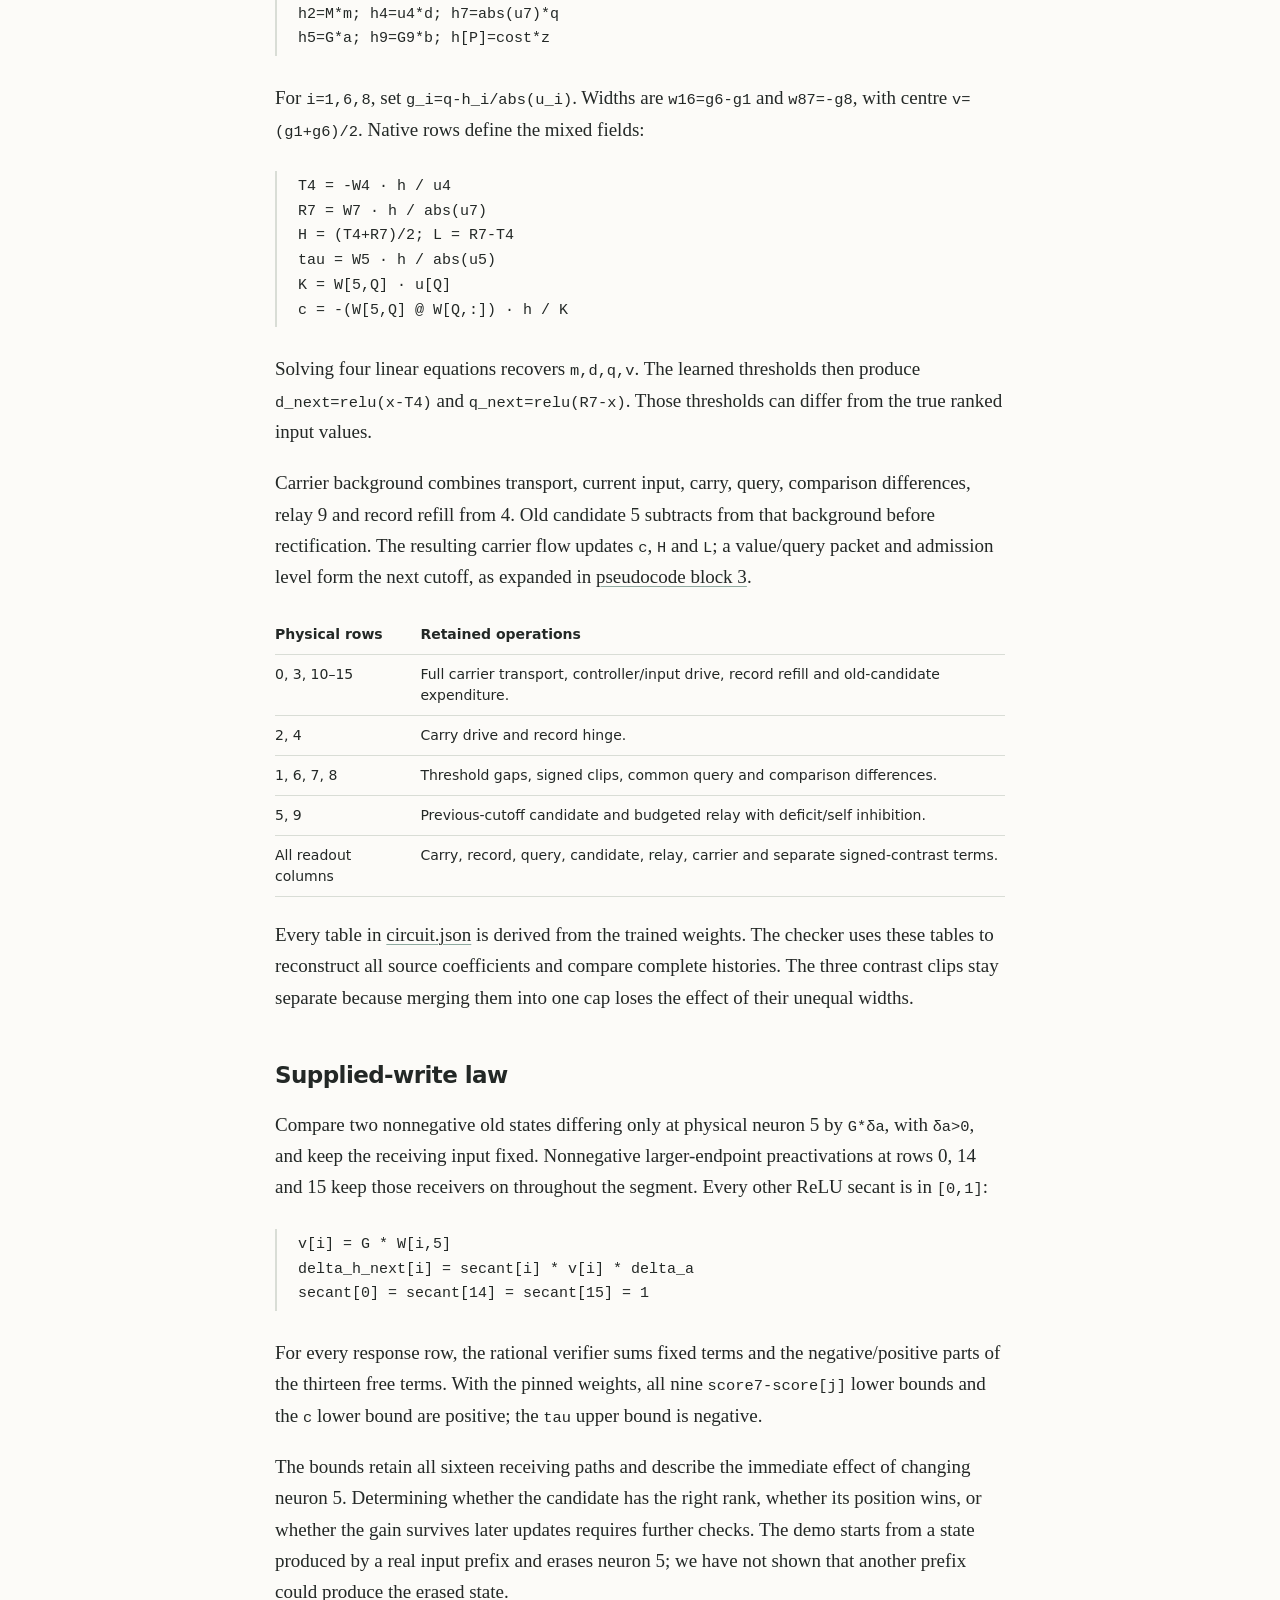
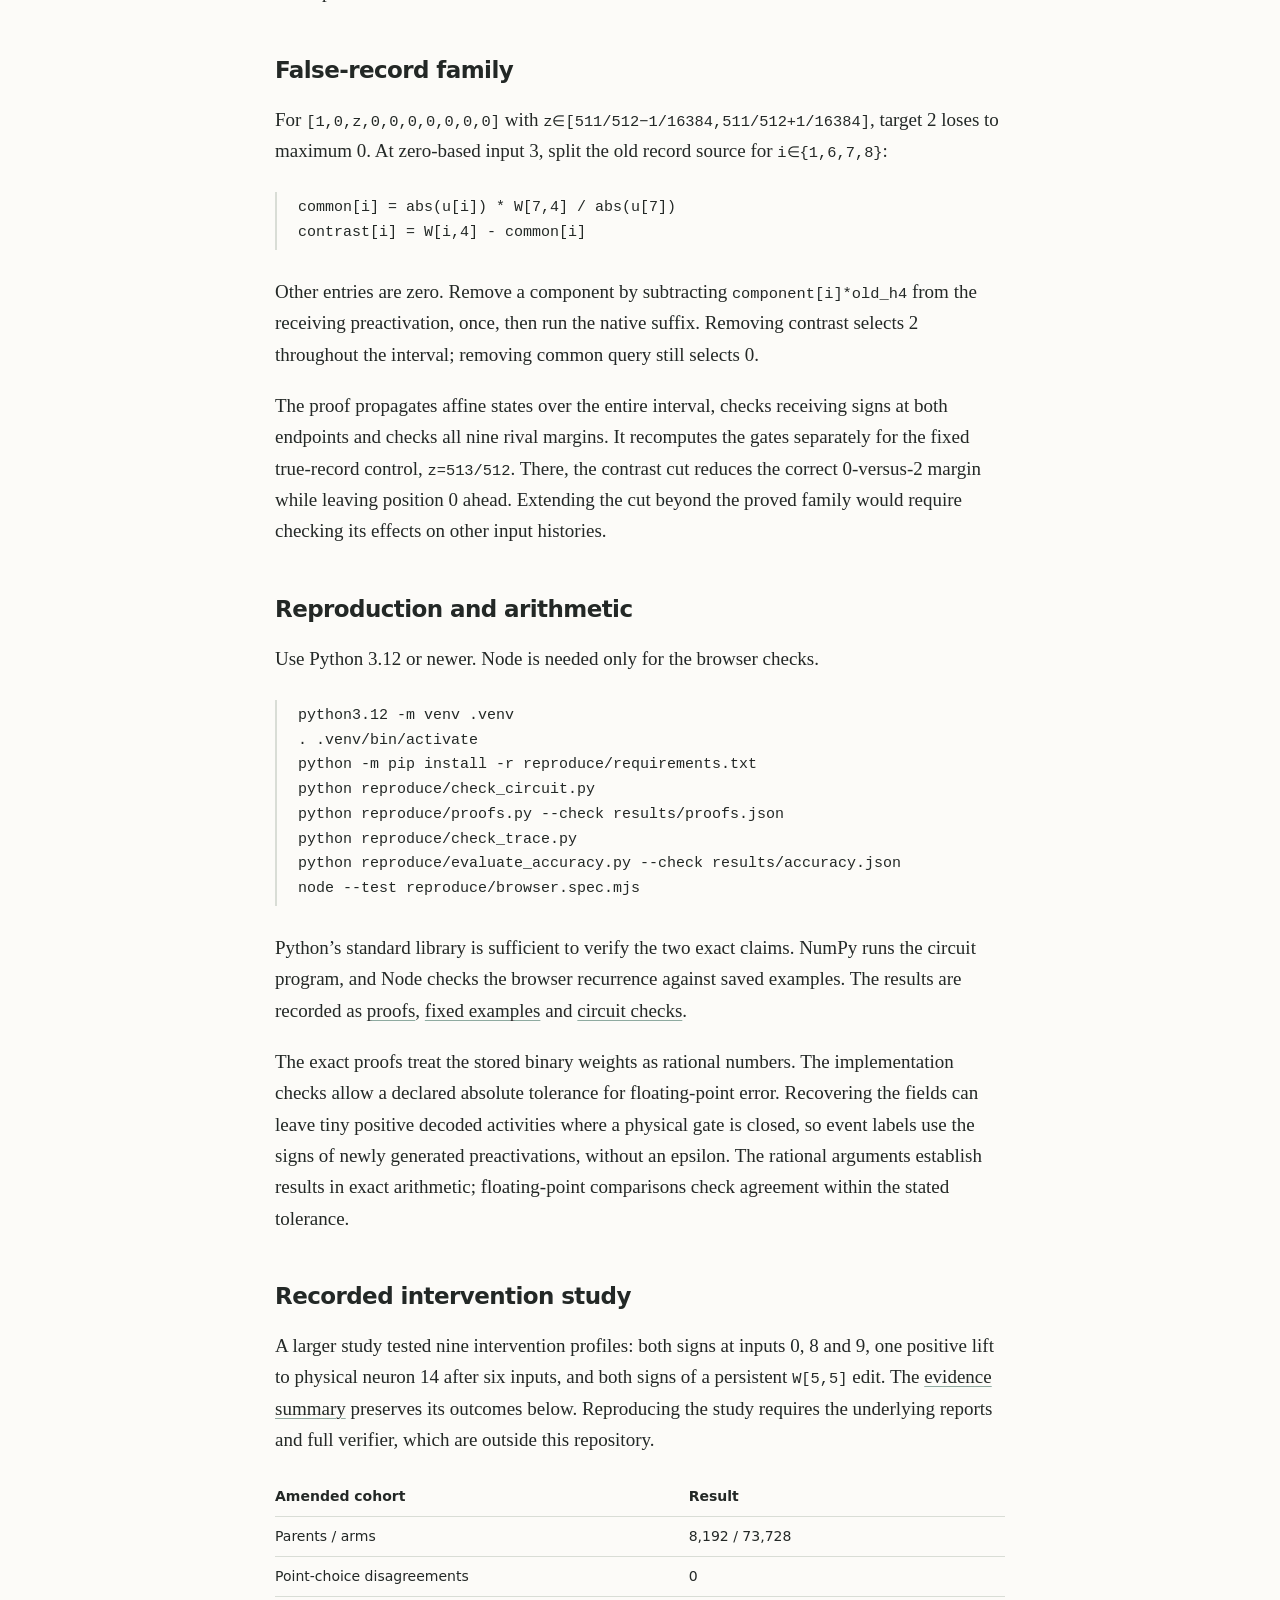
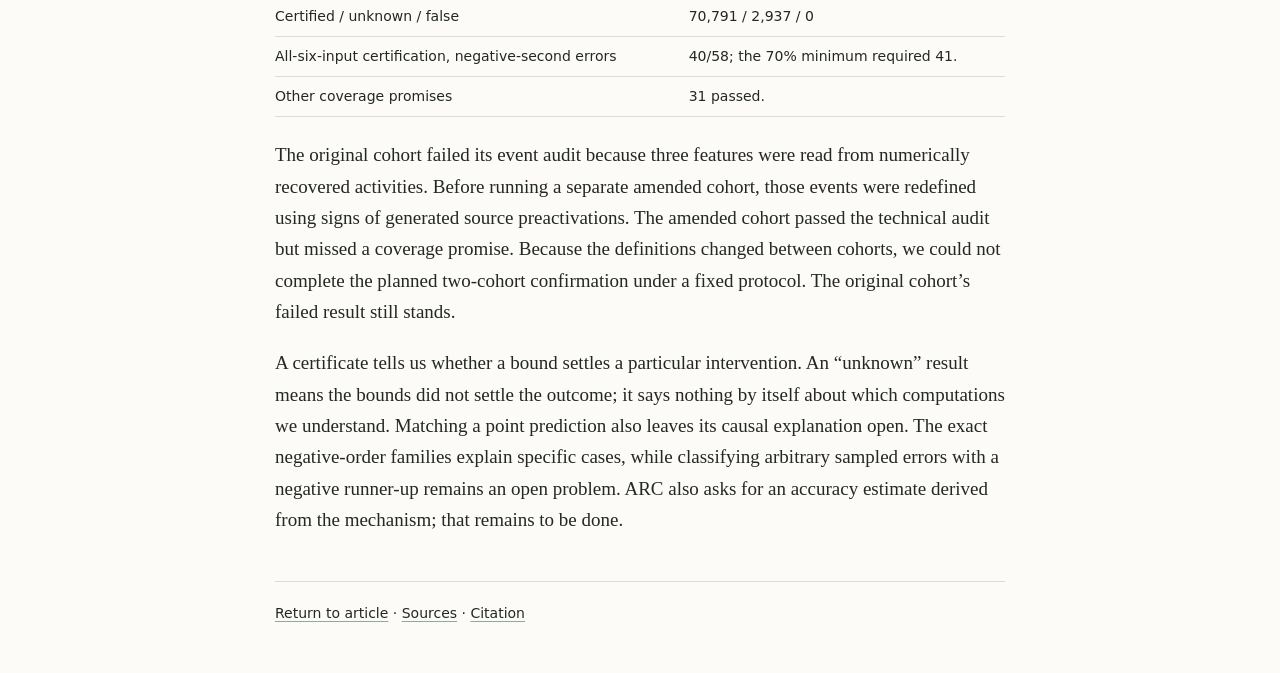
<file: technical.html>
<!doctype html>
<html lang="en">
<head>
  <meta charset="utf-8">
  <meta name="viewport" content="width=device-width, initial-scale=1">
  <meta name="description" content="Coordinates, exact claims and validation scope for a circuit account of ARC's second-argmax network.">
  <title>Technical note · Inside a second-argmax network</title>
  <link rel="canonical" href="https://egoistmachines.com/research/inside-second-argmax/technical.html">
  <meta name="author" content="David Khachaturov">
  <meta property="og:type" content="article">
  <meta property="og:title" content="Technical note · Inside a second-argmax network">
  <meta property="og:description" content="Coordinates, exact claims and validation scope for a circuit account of ARC's second-argmax network.">
  <meta property="og:url" content="https://egoistmachines.com/research/inside-second-argmax/technical.html">
  <meta property="article:published_time" content="2026-10-26">
  <link rel="stylesheet" href="assets/style.css?v=4">
</head>
<body>
<main class="technical">
  <p class="byline"><a href="index.html">Inside a second-argmax network</a></p>
  <h1>Technical note</h1>

  <h2 id="model">Checkpoint</h2>
  <p>ARC’s <code>example_2nd_argmax()</code> loads <code>one_layer_16_hidden_94_acc_2nd_argmax.pth</code>. The function <code>zoo_2nd_argmax(16,10)</code> uses a different checkpoint with the same architecture. The checkpoint studied here has SHA-256:</p>
  <pre><code>498bd9a87c469e18e824a78e55c22843c7595776f1bfc2dfe07c36e5616218bb</code></pre>
  <p><a href="results/model.json">model.json</a> contains the 16 input, 256 recurrent and 160 readout weights. Rows of <i>W</i> are receiving neurons. Updates read one old state; prediction takes the first maximum of the ten final scores.</p>
  <p id="accuracy">Direct evaluation gives 95,288 correct predictions out of 100,000 independent standard-Gaussian sequences: 95.288%. The <a href="results/accuracy.json">evaluation record</a> records seed 0, NumPy PCG64, CPU float64 and the generated input hash. These samples measure how often the network succeeds. Deriving that rate from its mechanism remains an open question.</p>

  <h2 id="record-switch">Successful record switch</h2>
  <p>Both runs start from <code>[1,0,0,0,0,0,0,0.5,0]</code>. Final input 0.25 selects position 7; final input 2 selects position 0. The <a href="results/successful-trace.json">trace</a> retains all sixteen final activities and all ten scores. Its comparison contribution to the displayed margin is:</p>
  <pre><code>comparison_margin = sum((V[0,i]-V[7,i])*h[i]
                        for i in (1,6,7,8))</code></pre>
  <p>That contribution is −18.266 for input 0.25 and zero for input 2, which closes all four comparisons. Other neurons contribute −6.648 and +1.363 respectively. Restoring only the lower-input comparison activities in the record run changes its total margin from +1.363 to −16.903 and selects 7 again. This control isolates how the comparisons affect the final readout. We have not shown that any input sequence could produce its mixed state, and this fixed numerical example leaves open how widely the rank switch occurs.</p>

  <h2 id="coordinates">Sixteen stored coordinates</h2>
  <p>The <a href="pseudocode.html">pseudocode</a> and its <a href="reproduce/circuit.py">NumPy implementation</a> store:</p>
  <pre><code>c, H, L, tau, w16, w87, a, b,
z0, z3, z10, z11, z12, z13, z14, z15</code></pre>
  <p>These variables express the same sixteen physical activities in different coordinates, so the program carries sixteen values from one update to the next. Let <code>P=(0,3,10,11,12,13,14,15)</code> and <code>Q=all rows except 4,5,9</code>. Positive scales normalize carry, record, query, candidate, relay and carrier activity:</p>
  <pre><code>M = -u4 / W42
G = W5 · relu(u); G9 = W9 · relu(u)
cost[k] = -G * W[k,5]                 k in P
h2=M*m; h4=u4*d; h7=abs(u7)*q
h5=G*a; h9=G9*b; h[P]=cost*z</code></pre>
  <p>For <code>i=1,6,8</code>, set <code>g_i=q-h_i/abs(u_i)</code>. Widths are <code>w16=g6-g1</code> and <code>w87=-g8</code>, with centre <code>v=(g1+g6)/2</code>. Native rows define the mixed fields:</p>
  <pre><code>T4 = -W4 · h / u4
R7 = W7 · h / abs(u7)
H = (T4+R7)/2; L = R7-T4
tau = W5 · h / abs(u5)
K = W[5,Q] · u[Q]
c = -(W[5,Q] @ W[Q,:]) · h / K</code></pre>
  <p>Solving four linear equations recovers <code>m,d,q,v</code>. The learned thresholds then produce <code>d_next=relu(x-T4)</code> and <code>q_next=relu(R7-x)</code>. Those thresholds can differ from the true ranked input values.</p>
  <p>Carrier background combines transport, current input, carry, query, comparison differences, relay 9 and record refill from 4. Old candidate 5 subtracts from that background before rectification. The resulting carrier flow updates <code>c</code>, <code>H</code> and <code>L</code>; a value/query packet and admission level form the next cutoff, as expanded in <a href="pseudocode.html#admission">pseudocode block 3</a>.</p>
  <table>
    <thead><tr><th>Physical rows</th><th>Retained operations</th></tr></thead>
    <tbody>
      <tr><td>0, 3, 10–15</td><td>Full carrier transport, controller/input drive, record refill and old-candidate expenditure.</td></tr>
      <tr><td>2, 4</td><td>Carry drive and record hinge.</td></tr>
      <tr><td>1, 6, 7, 8</td><td>Threshold gaps, signed clips, common query and comparison differences.</td></tr>
      <tr><td>5, 9</td><td>Previous-cutoff candidate and budgeted relay with deficit/self inhibition.</td></tr>
      <tr><td>All readout columns</td><td>Carry, record, query, candidate, relay, carrier and separate signed-contrast terms.</td></tr>
    </tbody>
  </table>
  <p>Every table in <a href="results/circuit.json">circuit.json</a> is derived from the trained weights. The checker uses these tables to reconstruct all source coefficients and compare complete histories. The three contrast clips stay separate because merging them into one cap loses the effect of their unequal widths.</p>

  <h2 id="write-law">Supplied-write law</h2>
  <p>Compare two nonnegative old states differing only at physical neuron 5 by <code>G*δa</code>, with <code>δa&gt;0</code>, and keep the receiving input fixed. Nonnegative larger-endpoint preactivations at rows 0, 14 and 15 keep those receivers on throughout the segment. Every other ReLU secant is in <code>[0,1]</code>:</p>
  <pre><code>v[i] = G * W[i,5]
delta_h_next[i] = secant[i] * v[i] * delta_a
secant[0] = secant[14] = secant[15] = 1</code></pre>
  <p>For every response row, the rational verifier sums fixed terms and the negative/positive parts of the thirteen free terms. With the pinned weights, all nine <code>score7-score[j]</code> lower bounds and the <code>c</code> lower bound are positive; the <code>tau</code> upper bound is negative.</p>
  <p>The bounds retain all sixteen receiving paths and describe the immediate effect of changing neuron 5. Determining whether the candidate has the right rank, whether its position wins, or whether the gain survives later updates requires further checks. The demo starts from a state produced by a real input prefix and erases neuron 5; we have not shown that another prefix could produce the erased state.</p>

  <h2 id="false-record">False-record family</h2>
  <p>For <code>[1,0,z,0,0,0,0,0,0,0]</code> with <code>z∈[511/512−1/16384,511/512+1/16384]</code>, target 2 loses to maximum 0. At zero-based input 3, split the old record source for <code>i∈{1,6,7,8}</code>:</p>
  <pre><code>common[i] = abs(u[i]) * W[7,4] / abs(u[7])
contrast[i] = W[i,4] - common[i]</code></pre>
  <p>Other entries are zero. Remove a component by subtracting <code>component[i]*old_h4</code> from the receiving preactivation, once, then run the native suffix. Removing contrast selects 2 throughout the interval; removing common query still selects 0.</p>
  <p>The proof propagates affine states over the entire interval, checks receiving signs at both endpoints and checks all nine rival margins. It recomputes the gates separately for the fixed true-record control, <code>z=513/512</code>. There, the contrast cut reduces the correct 0-versus-2 margin while leaving position 0 ahead. Extending the cut beyond the proved family would require checking its effects on other input histories.</p>

  <h2 id="reproduce">Reproduction and arithmetic</h2>
  <p>Use Python 3.12 or newer. Node is needed only for the browser checks.</p>
  <pre><code>python3.12 -m venv .venv
. .venv/bin/activate
python -m pip install -r reproduce/requirements.txt
python reproduce/check_circuit.py
python reproduce/proofs.py --check results/proofs.json
python reproduce/check_trace.py
python reproduce/evaluate_accuracy.py --check results/accuracy.json
node --test reproduce/browser.spec.mjs</code></pre>
  <p>Python’s standard library is sufficient to verify the two exact claims. NumPy runs the circuit program, and Node checks the browser recurrence against saved examples. The results are recorded as <a href="results/proofs.json">proofs</a>, <a href="results/examples.json">fixed examples</a> and <a href="results/circuit-check.json">circuit checks</a>.</p>
  <p>The exact proofs treat the stored binary weights as rational numbers. The implementation checks allow a declared absolute tolerance for floating-point error. Recovering the fields can leave tiny positive decoded activities where a physical gate is closed, so event labels use the signs of newly generated preactivations, without an epsilon. The rational arguments establish results in exact arithmetic; floating-point comparisons check agreement within the stated tolerance.</p>

  <h2 id="validation">Recorded intervention study</h2>
  <p>A larger study tested nine intervention profiles: both signs at inputs 0, 8 and 9, one positive lift to physical neuron 14 after six inputs, and both signs of a persistent <code>W[5,5]</code> edit. The <a href="results/evidence.json">evidence summary</a> preserves its outcomes below. Reproducing the study requires the underlying reports and full verifier, which are outside this repository.</p>
  <table>
    <thead><tr><th>Amended cohort</th><th>Result</th></tr></thead>
    <tbody>
      <tr><td>Parents / arms</td><td>8,192 / 73,728</td></tr>
      <tr><td>Point-choice disagreements</td><td>0</td></tr>
      <tr><td>Certified / unknown / false</td><td>70,791 / 2,937 / 0</td></tr>
      <tr><td>All-six-input certification, negative-second errors</td><td>40/58; the 70% minimum required 41.</td></tr>
      <tr><td>Other coverage promises</td><td>31 passed.</td></tr>
    </tbody>
  </table>
  <p>The original cohort failed its event audit because three features were read from numerically recovered activities. Before running a separate amended cohort, those events were redefined using signs of generated source preactivations. The amended cohort passed the technical audit but missed a coverage promise. Because the definitions changed between cohorts, we could not complete the planned two-cohort confirmation under a fixed protocol. The original cohort’s failed result still stands.</p>
  <p>A certificate tells us whether a bound settles a particular intervention. An “unknown” result means the bounds did not settle the outcome; it says nothing by itself about which computations we understand. Matching a point prediction also leaves its causal explanation open. The exact negative-order families explain specific cases, while classifying arbitrary sampled errors with a negative runner-up remains an open problem. ARC also asks for an accuracy estimate derived from the mechanism; that remains to be done.</p>

  <footer><p><a href="index.html">Return to article</a> · <a href="NOTICE.md">Sources</a> · <a href="CITATION.bib">Citation</a></p></footer>
</main>
</body>
</html>
</file>
<file: assets/style.css>
:root{color-scheme:light;--paper:#fcfbf8;--ink:#232826;--muted:#646a65;--line:#d9ddd6;--carrier:#447a9c;--comparison:#497963;--memory:#a17b38;--candidate:#b05e4d;--positive:#42755d;--negative:#a35048}
*{box-sizing:border-box}
html{background:var(--paper);scroll-behavior:auto}
body{margin:0;color:var(--ink);font:19px/1.65 Georgia,"Times New Roman",serif;text-rendering:optimizeLegibility}
main{width:min(100% - 44px,730px);margin:72px auto 48px}
header{margin-bottom:42px}
h1{font-size:clamp(34px,5.5vw,48px);font-weight:normal;line-height:1.12;letter-spacing:-.025em;margin:0 0 16px;max-width:680px}
.byline{font:15px/1.5 system-ui,sans-serif;color:var(--muted);margin:0}
h2{font:600 25px/1.3 system-ui,sans-serif;letter-spacing:-.025em;margin:48px 0 18px}
p{margin:0 0 20px}
a{color:inherit;text-decoration-thickness:1px;text-underline-offset:3px;text-decoration-color:#8eaaa0}
a:hover{text-decoration-color:var(--ink)}
a:focus-visible,button:focus-visible,input:focus-visible,summary:focus-visible{outline:2px solid var(--comparison);outline-offset:5px}
code{font: .81em/1.5 ui-monospace,SFMono-Regular,Consolas,monospace;overflow-wrap:anywhere}
pre{font:15px/1.65 ui-monospace,SFMono-Regular,Consolas,monospace;border-left:2px solid var(--line);margin:26px 0;padding:4px 0 4px 21px;overflow-x:auto}
pre code{font:inherit;overflow-wrap:normal}
.equation{display:flex;justify-content:center;align-items:baseline;flex-wrap:wrap;gap:12px 26px;margin:32px 0;font-size:21px;font-style:italic}
.equation span{white-space:nowrap}
.equation b{font-weight:600}.equation sub{font-size:.7em;font-style:normal}
figure{margin:30px 0 32px}
figcaption{font:14px/1.55 system-ui,sans-serif;color:var(--muted);margin-top:15px}
.circuit-figure img{width:100%;height:auto;display:block}
.legend{display:flex;gap:9px 24px;flex-wrap:wrap;list-style:none;margin:8px 0 0;padding:0;font:13px/1.5 system-ui,sans-serif}
.legend li{display:flex;gap:7px;align-items:center}
.legend i{display:block;width:8px;height:8px;border-radius:50%;background:var(--carrier)}
.legend .comparison{background:var(--comparison)}.legend .memory{background:var(--memory)}.legend .candidate{background:var(--candidate)}
.experiment{font-family:system-ui,sans-serif;border-top:1px solid var(--line);border-bottom:1px solid var(--line);padding:23px 0 21px}
.control-line{display:flex;align-items:baseline;justify-content:space-between;gap:14px;font-size:15px;margin-bottom:7px}
output,.value{font-variant-numeric:tabular-nums}
input[type=range]{display:block;width:100%;margin:10px 0 24px;accent-color:var(--comparison);cursor:pointer}
input[type=range][hidden]{display:none}
.bar-chart{display:grid;gap:10px;margin:0}
.bar-row{display:grid;grid-template-columns:48px minmax(0,1fr) 66px;align-items:center;gap:12px;font-size:13px;line-height:1.35}
.bar-track{position:relative;height:17px;background:linear-gradient(to right,var(--line) 1px,transparent 1px);background-size:25% 100%}
.bar-fill{position:absolute;top:2px;height:13px;background:var(--positive);min-width:0}
.bar-fill.negative{background:var(--negative)}
.bar-row .value{text-align:right}
.field-readings{display:flex;flex-wrap:wrap;gap:12px 32px;font-size:15px;margin:22px 0 0}
.field-readings output{margin-left:8px}
.field-readings i{font-family:Georgia,serif}
.case-picker{display:flex;flex-wrap:wrap;gap:12px 26px;border:0;padding:0;margin:0 0 23px;font-size:14px}
.case-picker label{display:flex;align-items:center;gap:6px;cursor:pointer}
input[type=radio]{accent-color:var(--comparison);margin:0}
.chart-caption{font:14px/1.4 system-ui,sans-serif;margin:0 0 16px}
.trace-history{font:15px/1.65 system-ui,sans-serif;margin:0 0 20px}
.trace-history code{font-size:.9em}
.case-picker legend{font-weight:600;padding:0;margin-bottom:10px}
.trace-chart .bar-row{grid-template-columns:120px minmax(0,1fr) 66px}
.trace-chart .bar-track{background:none}
.trace-result{font:15px/1.5 system-ui,sans-serif;margin:20px 0 0}
.policy-chart{gap:17px}
.policy-chart .bar-row{grid-template-columns:154px minmax(0,1fr) 68px}
.policy-chart .bar-track{background:none;border-left:1px solid var(--line)}
.zero-line{position:absolute;width:1px;top:-4px;bottom:-4px;background:#aeb6af}
.policy-label small{display:block;color:var(--muted);font-size:12px;margin-top:3px}
footer{border-top:1px solid var(--line);margin-top:46px;padding-top:20px;font:14px/1.6 system-ui,sans-serif}
footer p{margin:0 0 20px}
.citation{margin:0 0 20px}
summary{cursor:pointer;text-decoration:underline;text-decoration-color:#8eaaa0;text-underline-offset:3px;list-style:none;width:fit-content}
summary::-webkit-details-marker{display:none}
.citation pre{font-size:12px;white-space:pre-wrap;overflow-wrap:anywhere;margin:18px 0 14px;padding-left:14px}
button{font:inherit;color:inherit;background:none;border:0;text-decoration:underline;text-decoration-color:#8eaaa0;text-underline-offset:3px;cursor:pointer;padding:0;margin-right:15px}
#citation-status{margin-left:10px;color:var(--muted)}
.source-note{color:var(--muted);font-size:13px;margin-bottom:0}
.visually-hidden{position:absolute;width:1px;height:1px;padding:0;margin:-1px;overflow:hidden;clip:rect(0,0,0,0);white-space:nowrap;border:0}
.load-error{color:var(--negative);font-size:15px;line-height:1.5}
.technical h1{font-size:36px}.technical h2{font-size:23px}.technical h3{font:600 18px/1.4 system-ui,sans-serif;margin:30px 0 12px}
.technical table{border-collapse:collapse;font:14px/1.5 system-ui,sans-serif;width:100%;margin:22px 0}
.technical th,.technical td{text-align:left;vertical-align:top;border-bottom:1px solid var(--line);padding:9px 10px 9px 0}
.technical th{font-weight:600}.technical td:last-child,.technical th:last-child{padding-right:0}
.pseudocode pre{font-size:14px;line-height:1.7}
@media(max-width:520px){body{font-size:18px}main{width:calc(100% - 36px);margin:38px auto}header{margin-bottom:32px}h2{font-size:23px;margin-top:38px}.equation{font-size:18px;gap:8px 17px}.bar-row{grid-template-columns:42px minmax(0,1fr) 58px;gap:8px;font-size:12px}.policy-chart .bar-row{grid-template-columns:110px minmax(0,1fr) 58px}.legend{gap:8px 18px}.experiment{padding:20px 0}.technical table{font-size:12px}}
@media(prefers-reduced-motion:reduce){html{scroll-behavior:auto}}
@media print{body{background:white;font-size:12pt}main{width:100%;margin:0}h1{font-size:27pt}h2{break-after:avoid;font-size:17pt}figure{break-inside:avoid}.control-line,input[type=range],.case-picker,button{display:none}a{color:inherit}.citation{display:block}}
</file>
